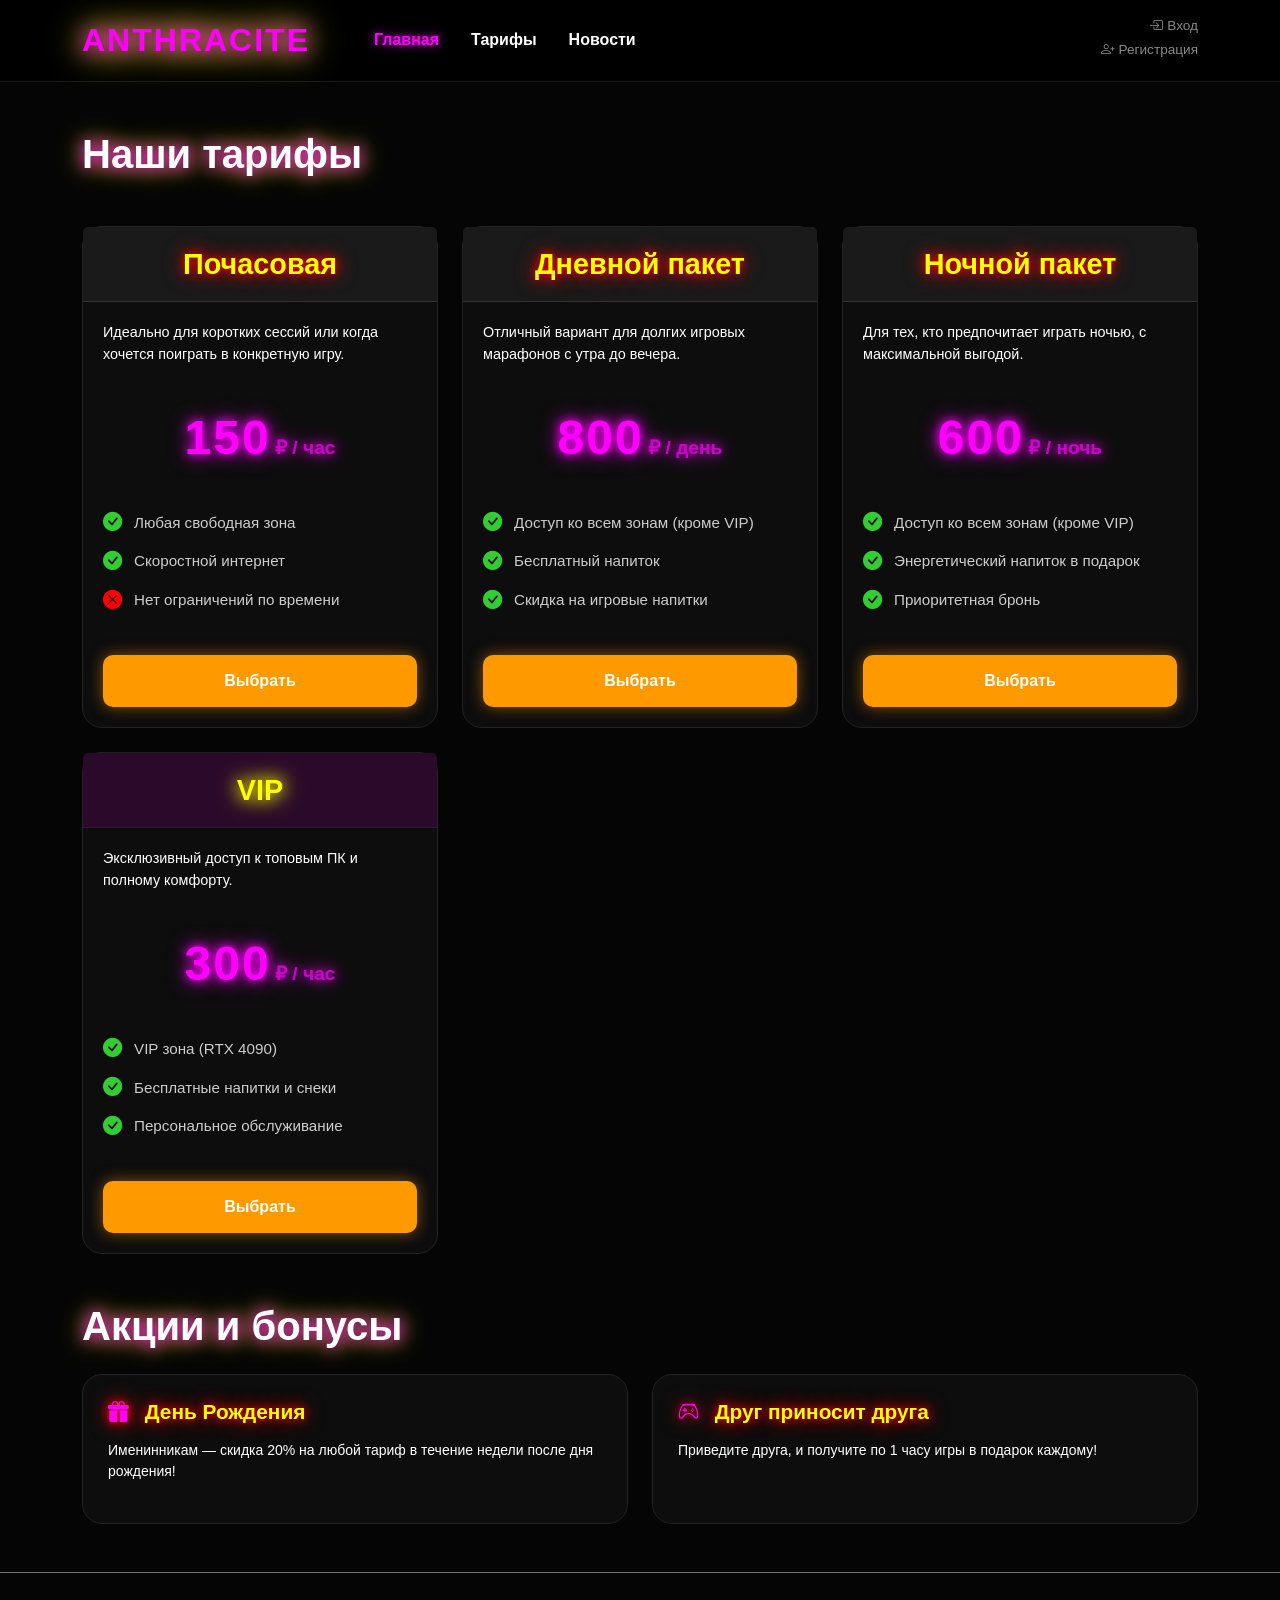
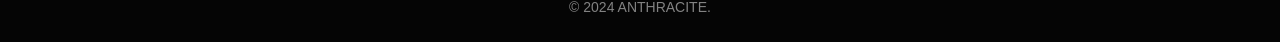
<file: prices.html>
<!DOCTYPE html>
<html lang="ru">
<head>
    <meta charset="UTF-8">
    <meta name="viewport" content="width=device-width, initial-scale=1.0">
    <title>ANTHRACITE — Cyber Arena</title>
    <link href="https://cdn.jsdelivr.net/npm/bootstrap@5.3.3/dist/css/bootstrap.min.css" rel="stylesheet">
    <link rel="stylesheet" href="https://cdn.jsdelivr.net/npm/bootstrap-icons@1.11.3/font/bootstrap-icons.min.css">
   <link rel="stylesheet" href="style.css">
</head>
<body>

    
    <header class="header-custom py-3">
        <div class="container d-flex justify-content-between align-items-center">
            <div class="d-flex align-items-center">
                <div class="logo me-lg-5">
                    <a href="index.html" class="logo-text">ANTHRACITE</a>
                </div>
                <nav class="d-none d-lg-block">
                    <ul class="nav">
                        <li class="nav-item"><a href="index.html" class="nav-link custom-link active">Главная</a></li>
                        <li class="nav-item"><a href="prices.html" class="nav-link custom-link">Тарифы</a></li>
                        <li class="nav-item"><a href="news.html" class="nav-link custom-link">Новости</a></li>
                    </ul>
                </nav>
            </div>
            <div class="auth-column d-flex flex-column align-items-end">
                <a href="#" class="auth-link" data-bs-toggle="modal" data-bs-target="#loginModal"><i class="bi bi-box-arrow-in-right"></i> Вход</a>
                <a href="#" class="auth-link" data-bs-toggle="modal" data-bs-target="#registerModal"><i class="bi bi-person-plus"></i> Регистрация</a>
            </div>
        </div>
    </header>

<main class="container my-5">
    <h1 class="text-white mb-5 neon-title-page">Наши тарифы</h1>

    <div class="row row-cols-1 row-cols-md-2 row-cols-lg-3 g-4">

        <!-- Тариф 1: Почасовая оплата -->
        <div class="col">
            <div class="card card-tariffs neon-card">
                <div class="card-header neon-card-header">
                    <h2 class="card-title neon-title-card">Почасовая</h2>
                </div>
                <div class="card-body">
                    <p class="card-text text-muted small mb-3">Идеально для коротких сессий или когда хочется поиграть в конкретную игру.</p>
                    <div class="price-display neon-price">
                        <span class="current-price">150</span>
                        <span class="price-unit">₽ / час</span>
                    </div>
                    <ul class="list-unstyled tarif-features neon-features">
                        <li><i class="bi bi-check-circle-fill"></i> Любая свободная зона</li>
                        <li><i class="bi bi-check-circle-fill"></i> Скоростной интернет</li>
                        <li><i class="bi bi-x-circle-fill"></i> Нет ограничений по времени</li>
                    </ul>
                    <a href="#booking" class="btn btn-neon-hot w-100 mt-auto">Выбрать</a>
                </div>
            </div>
        </div>

        <!-- Тариф 2: Дневной пакет -->
        <div class="col">
            <div class="card card-tariffs neon-card">
                <div class="card-header neon-card-header">
                    <h2 class="card-title neon-title-card">Дневной пакет</h2>
                </div>
                <div class="card-body">
                    <p class="card-text text-muted small mb-3">Отличный вариант для долгих игровых марафонов с утра до вечера.</p>
                    <div class="price-display neon-price">
                        <span class="current-price">800</span>
                        <span class="price-unit">₽ / день</span>
                    </div>
                    <ul class="list-unstyled tarif-features neon-features">
                        <li><i class="bi bi-check-circle-fill"></i> Доступ ко всем зонам (кроме VIP)</li>
                        <li><i class="bi bi-check-circle-fill"></i> Бесплатный напиток</li>
                        <li><i class="bi bi-check-circle-fill"></i> Скидка на игровые напитки</li>
                    </ul>
                                        <a href="#booking" class="btn btn-neon-hot w-100 mt-auto">Выбрать</a>
                </div>
            </div>
        </div>

        <!-- Тариф 3: Ночной пакет -->
        <div class="col">
            <div class="card card-tariffs neon-card">
                <div class="card-header neon-card-header">
                    <h2 class="card-title neon-title-card">Ночной пакет</h2>
                </div>
                <div class="card-body">
                    <p class="card-text text-muted small mb-3">Для тех, кто предпочитает играть ночью, с максимальной выгодой.</p>
                    <div class="price-display neon-price">
                        <span class="current-price">600</span>
                        <span class="price-unit">₽ / ночь</span>
                    </div>
                    <ul class="list-unstyled tarif-features neon-features">
                        <li><i class="bi bi-check-circle-fill"></i> Доступ ко всем зонам (кроме VIP)</li>
                        <li><i class="bi bi-check-circle-fill"></i> Энергетический напиток в подарок</li>
                        <li><i class="bi bi-check-circle-fill"></i> Приоритетная бронь</li>
                    </ul>
                    <a href="#booking" class="btn btn-neon-hot w-100 mt-auto">Выбрать</a>
                </div>
            </div>
        </div>

        <!-- Тариф 4: VIP -->
        <div class="col">
            <div class="card card-tariffs neon-card neon-card-vip">
                <div class="card-header neon-card-header neon-card-header-vip">
                    <h2 class="card-title neon-title-card neon-title-card-vip">VIP</h2>
                </div>
                <div class="card-body">
                    <p class="card-text text-muted small mb-3">Эксклюзивный доступ к топовым ПК и полному комфорту.</p>
                    <div class="price-display neon-price">
                        <span class="current-price">300</span>
                        <span class="price-unit">₽ / час</span>
                    </div>
                    <ul class="list-unstyled tarif-features neon-features">
                        <li><i class="bi bi-check-circle-fill"></i> VIP зона (RTX 4090)</li>
                        <li><i class="bi bi-check-circle-fill"></i> Бесплатные напитки и снеки</li>
                        <li><i class="bi bi-check-circle-fill"></i> Персональное обслуживание</li>
                    </ul>
                    <a href="#booking" class="btn btn-neon-hot w-100 mt-auto">Выбрать</a>
                </div>
            </div>
        </div>

    </div>

    <h2 class="text-white mt-5 mb-4 neon-title-page">Акции и бонусы</h2>
    <div class="row g-4 mb-5">
        <div class="col-md-6">
            <div class="card-promo neon-card">
                <div class="card-body">
                    <h4 class="neon-title-card"><i class="bi bi-gift-fill"></i> День Рождения</h4>
                    <p class="text-muted small">Именинникам — скидка 20% на любой тариф в течение недели после дня рождения!</p>
                </div>
            </div>
        </div>
        <div class="col-md-6">
            <div class="card-promo neon-card">
                <div class="card-body">
                    <h4 class="neon-title-card"><i class="bi bi-controller"></i> Друг приносит друга</h4>
                    <p class="text-muted small">Приведите друга, и получите по 1 часу игры в подарок каждому!</p>
                </div>
            </div>
        </div>
    </div>

    </main>

    <footer class="py-4 mt-5 border-top border-secondary">
        <div class="container text-center text-white-50 small">&copy; 2024 ANTHRACITE.</div>
    </footer>

    <script src="https://cdn.jsdelivr.net/npm/bootstrap@5.3.3/dist/js/bootstrap.bundle.min.js"></script>

    <!-- окно регистрации -->
    <div class="modal fade" id="registerModal" tabindex="-1" aria-labelledby="registerModalLabel" aria-hidden="true">
      <div class="modal-dialog modal-dialog-centered modal-dialog-scrollable">
        <div class="modal-content content-modal-neon">
          <div class="modal-header border-bottom border-secondary">
            <h5 class="modal-title neon-title" id="registerModalLabel">Регистрация</h5>
            <button type="button" class="btn-close btn-close-white" data-bs-dismiss="modal" aria-label="Close"></button>
          </div>
          <div class="modal-body">
            <form id="registrationForm">
              <div class="mb-3">
                <label for="username" class="form-label neon-label">Имя пользователя <span class="text-danger">*</span></label>
                <input type="text" class="form-control neon-input" id="username" required>
              </div>
              <div class="mb-3">
                <label for="email" class="form-label neon-label">Email <span class="text-danger">*</span></label>
                <input type="email" class="form-control neon-input" id="email" required>
              </div>
              <div class="mb-3">
                <label for="password" class="form-label neon-label">Пароль <span class="text-danger">*</span></label>
                <input type="password" class="form-control neon-input" id="password" required>
              </div>
              <div class="mb-3">
                <label for="confirmPassword" class="form-label neon-label">Подтвердите пароль <span class="text-danger">*</span></label>
                <input type="password" class="form-control neon-input" id="confirmPassword" required>
              </div>
              <div class="form-check mb-3">
                <input class="form-check-input neon-checkbox" type="checkbox" id="terms" required>
                <label class="form-check-label neon-label" for="terms">
                  Согласен с <a href="#" class="text-neon-link">правилами</a> клуба
                </label>
              </div>
            </form>
          </div>
          <div class="modal-footer border-top border-secondary">
            <button type="button" class="btn btn-outline-neon-hot" data-bs-dismiss="modal">Отмена</button>
            <button type="submit" class="btn btn-neon-hot" form="registrationForm">Зарегистрироваться</button>
          </div>
        </div>
      </div>
    </div>
 
    <!-- окно входа -->
    <div class="modal fade" id="loginModal" tabindex="-1" aria-labelledby="loginModalLabel" aria-hidden="true">
      <div class="modal-dialog modal-dialog-centered modal-dialog-scrollable">
        <div class="modal-content content-modal-neon">
          <div class="modal-header border-bottom border-secondary">
            <h5 class="modal-title neon-title" id="loginModalLabel">Вход</h5>
            <button type="button" class="btn-close btn-close-white" data-bs-dismiss="modal" aria-label="Close"></button>
          </div>
          <div class="modal-body">
            <form id="loginForm">
              <div class="mb-3">
                <label for="loginEmail" class="form-label neon-label">Email <span class="text-danger">*</span></label>
                <input type="email" class="form-control neon-input" id="loginEmail" required>
              </div>
              <div class="mb-3">
                <label for="loginPassword" class="form-label neon-label">Пароль <span class="text-danger">*</span></label>
                <input type="password" class="form-control neon-input" id="loginPassword" required>
              </div>
              <div class="mb-3 form-check">
                <input class="form-check-input neon-checkbox" type="checkbox" id="rememberMe">
                <label class="form-check-label neon-label" for="rememberMe">
                  Запомнить меня
                </label>
              </div>
              <a href="#" class="text-neon-link float-end mb-3">Забыли пароль?</a>
            </form>
          </div>
          <div class="modal-footer border-top border-secondary">
            <button type="button" class="btn btn-outline-neon-hot" data-bs-dismiss="modal">Отмена</button>
            <button type="submit" class="btn btn-neon-hot" form="loginForm">Войти</button>
          </div>
        </div>
      </div>
    </div>


</body>
</html>
</file>
<file: style.css>
/* ОБЩИЕ СТИЛИ */
body {
    background-color: #050505;
    color: #e0e0e0;
    font-family: 'Inter', sans-serif;
    overflow-x: hidden;
}

a { text-decoration: none !important; }

/* HEADER */
.header-custom {
    background-color: #000;
    border-bottom: 1px solid #1a1a1a;
}

.logo-text {
    font-size: 2rem;
    font-weight: 900;
    color: Fuchsia !important;
    filter: drop-shadow(0 0 10px Fuchsia) drop-shadow(0 0 15px Yellow); /* Вот эта строка! */
    letter-spacing: 2px;
}


.custom-link {
    color: #fff !important;
    font-weight: 700;
    transition: 0.3s;
}

.custom-link:hover, .custom-link.active {
    color: Fuchsia !important;
    text-shadow: 0 0 10px Fuchsia;
}

.auth-link { color: #888 !important; font-size: 0.85rem; margin-bottom: 4px; }
.auth-link:hover { color: Fuchsia !important; }

/* КАРТОЧКИ: КВАДРАТНЫЕ */
.game-card-square {
    background: #0d0d0d;
    border: 1px solid #222;
    border-radius: 20px;
    height: 100%;
    aspect-ratio: 1 / 1; /* КВАДРАТ */
    display: flex;
    flex-direction: column;
    overflow: hidden;
    transition: 0.4s ease;
}

.game-card-square:hover {
    border-color: Fuchsia;
    transform: translateY(-10px);
    box-shadow: 0 15px 30px rgba(255, 0, 255, 0.2);
}

.card-img-wrapper {
    height: 55%;
    width: 100%;
    overflow: hidden;
}

.card-img-wrapper img {
    width: 100%;
    height: 100%;
    object-fit: cover;
}

.card-body-custom {
    padding: 15px;
    display: flex;
    flex-direction: column;
    flex-grow: 1;
}

/* ЗАГОЛОВОК: Желтый + Красный неон */
.zone-title-neon {
    color: Yellow !important;
    text-shadow: 0 0 8px Red, 0 0 15px Red;
    font-weight: 800;
    font-size: 1.25rem;
    margin-bottom: 5px;
}

/* КНОПКА */
.btn-neon-outline {
    border: 2px solid Fuchsia;
    color: Fuchsia;
    border-radius: 10px;
    font-weight: 800;
    padding: 10px;
    text-align: center;
    width: 100%;
    max-width: 180px;
    transition: 0.3s;
}

.btn-neon-outline:hover {
    background: Fuchsia;
    color: #fff;
    box-shadow: 0 0 20px Fuchsia;
}

/* SIDEBAR & FAQ */
.sidebar-block {
    background: #0d0d0d;
    border-radius: 15px;
    border-top: 3px solid Fuchsia;
}

.text-neon { color: Fuchsia; }

.accordion-item { background: #111 !important; border: 1px solid #222 !important; color: #fff !important; }
.accordion-button { background: #111 !important; color: #fff !important; box-shadow: none !important; }
.accordion-button:not(.collapsed) { color: Fuchsia !important; }

/* АДАПТИВНОСТЬ */
@media (max-width: 991px) {
    .logo-text { font-size: 1.5rem; }
    .game-card-square { aspect-ratio: auto; min-height: 400px; } /* На мобилках лучше убрать жесткий квадрат */
}

/* ... (остальной код CSS) */

.card-body-custom {
    padding: 15px;
    display: flex;
    flex-direction: column;
    flex-grow: 1;
}

/* ЗАГОЛОВОК: Желтый + Красный неон */
.zone-title-neon {
    color: Yellow !important;
    text-shadow: 0 0 8px Red, 0 0 15px Red;
    font-weight: 800;
    font-size: 1.25rem;
    margin-bottom: 5px;
}

/* ИСПРАВЛЕНО: Текст стал белым, а не тускло-серым */
.card-body-custom p {
    color: #ffffff !important; /* БЕЛЫЙ ТЕКСТ */
    font-size: 0.9rem; /* Чуть уменьшил размер, чтобы лучше читалось */
    flex-grow: 1;
}

/* КНОПКА */
.btn-neon-outline {
    border: 2px solid Fuchsia;
    color: Fuchsia;
    border-radius: 10px;
    font-weight: 800;
    padding: 10px;
    text-align: center;
    width: 100%;
    max-width: 180px;
    transition: 0.3s;
}

/* ... (остальной код CSS) */
/* ... (остальной код CSS до этого места) */

/* SIDEBAR & FAQ */
.sidebar-block {
    background: #0d0d0d;
    border-radius: 15px;
    border-top: 3px solid Fuchsia;
}

.sidebar-block h5 { /* Добавил стиль для заголовков в сайдбаре, чтобы они тоже были ярче */
    color: #fff;
    font-weight: 700;
    margin-bottom: 10px;
}

/* ИСПРАВЛЕНО: Текст в сайдбаре стал белым */
.sidebar-block p {
    color: #00ff04 !important; /* БЕЛЫЙ ТЕКСТ */
    opacity: 1 !important;
    font-size: 0.9rem; /* Размер текста */
    margin-bottom: 0; /* Убрал лишний нижний отступ */
}

/* Добавляем этот стиль, если ты используешь .text-muted внутри .sidebar-block */
.sidebar-block .text-muted {
    color: #fffb00 !important;
    opacity: 0.85; /* Чуть менее яркий, чем заголовки, но всё равно белый */
}

.text-neon { color: Fuchsia; }

/* ... (остальной код CSS после этого места) */
/* === НОВЫЕ СТИЛИ ДЛЯ МОДАЛЬНОГО ОКНА === */

/* Стиль самого модального окна */
.content-modal-neon {
    background-color: #0a0a0a;
    border: 1px solid #333;
    border-radius: 20px;
    box-shadow: 0 0 25px rgba(255, 0, 255, 0.3); /* Фиолетовое свечение */
}

/* Заголовок модального окна */
.neon-title {
    color: Fuchsia !important;
    text-shadow: 0 0 10px Fuchsia;
    font-weight: 800;
}

/* Стиль плейсхолдеров и меток */
.neon-label {
    color: #ccc; /* Светло-серый для меток */
    font-weight: 600;
}

/* Стиль инпутов */
.neon-input {
    background-color: #1a1a1a;
    border: 1px solid #444;
    color: #eee; /* Цвет текста в инпуте */
    border-radius: 10px;
    padding: 12px 15px;
}

.neon-input:focus {
    border-color: Fuchsia;
    box-shadow: 0 0 15px rgba(255, 0, 255, 0.3);
}

/* Стиль чекбокса */
.neon-checkbox {
    accent-color: Fuchsia; /* Цвет самого чекбокса */
    border-color: #555;
}

/* Кнопка "Отмена" внутри модалки */
.btn-outline-neon-hot {
    border-color: Fuchsia;
    color: Fuchsia;
    border-radius: 10px;
    font-weight: 800;
    padding: 10px 20px;
    transition: all 0.3s;
}

.btn-outline-neon-hot:hover {
    background: Fuchsia;
    color: #fff;
    box-shadow: 0 0 20px Fuchsia;
}

/* Кнопка "Зарегистрироваться" внутри модалки (огненное свечение) */
.btn-neon-hot {
    background: #ff9900; /* Огненный цвет */
    border: 2px solid #ff9900;
    color: #fff;
    border-radius: 10px;
    font-weight: 800;
    padding: 10px 20px;
    transition: all 0.3s;
    box-shadow: 0 0 15px rgba(255, 153, 0, 0.5); /* Огненное свечение */
}

.btn-neon-hot:hover {
    background: #ff6600; /* Темнее при наведении */
    border-color: #ff6600;
    box-shadow: 0 0 25px rgba(255, 102, 0, 0.7); /* Ярче свечение при наведении */
}

/* Ссылка в чекбоксе */
.neon-label a {
    color: Fuchsia !important;
    font-weight: 700;
    text-decoration: underline;
}

.neon-label a:hover {
    color: Yellow !important;
    text-decoration: none;
}

/* === КОНЕЦ СТИЛЕЙ ДЛЯ МОДАЛЬНОГО ОКНА === */

/* === НОВЫЕ СТИЛИ ДЛЯ МОДАЛЬНОГО ОКНА ВХОДА === */
/* Используются те же стили, что и для регистрации, для единообразия */

/* Стиль самого модального окна (такой же, как для регистрации) */
.content-modal-neon {
    background-color: #0a0a0a;
    border: 1px solid #333;
    border-radius: 20px;
    box-shadow: 0 0 25px rgba(255, 0, 255, 0.3); /* Фиолетовое свечение */
}

/* Заголовок модального окна (такой же) */
.neon-title {
    color: Fuchsia !important;
    text-shadow: 0 0 10px Fuchsia;
    font-weight: 800;
}

/* Стиль плейсхолдеров и меток (такой же) */
.neon-label {
    color: #ccc; /* Светло-серый для меток */
    font-weight: 600;
}

/* Стиль инпутов (такой же) */
.neon-input {
    background-color: #1a1a1a;
    border: 1px solid #444;
    color: #eee; /* Цвет текста в инпуте */
    border-radius: 10px;
    padding: 12px 15px;
}

.neon-input:focus {
    border-color: Fuchsia;
    box-shadow: 0 0 15px rgba(255, 0, 255, 0.3);
}

/* Стиль чекбокса (такой же) */
.neon-checkbox {
    accent-color: Fuchsia; /* Цвет самого чекбокса */
    border-color: #555;
}

/* Кнопка "Отмена" внутри модалки (такая же) */
.btn-outline-neon-hot {
    border-color: Fuchsia;
    color: Fuchsia;
    border-radius: 10px;
    font-weight: 800;
    padding: 10px 20px;
    transition: all 0.3s;
}

.btn-outline-neon-hot:hover {
    background: Fuchsia;
    color: #fff;
    box-shadow: 0 0 20px Fuchsia;
}

/* Кнопка "Войти" внутри модалки (такая же, как "Зарегистрироваться") */
.btn-neon-hot {
    background: #ff9900; /* Огненный цвет */
    border: 2px solid #ff9900;
    color: #fff;
    border-radius: 10px;
    font-weight: 800;
    padding: 10px 20px;
    transition: all 0.3s;
    box-shadow: 0 0 15px rgba(255, 153, 0, 0.5); /* Огненное свечение */
}

.btn-neon-hot:hover {
    background: #ff6600; /* Темнее при наведении */
    border-color: #ff6600;
    box-shadow: 0 0 25px rgba(255, 102, 0, 0.7); /* Ярче свечение при наведении */
}

/* Ссылка "Забыли пароль?" */
.text-neon-link.float-end { /* Добавил float-end, чтобы ссылка была справа */
    color: Fuchsia !important;
    font-weight: 700;
    text-decoration: underline;
}

.text-neon-link.float-end:hover {
    color: Yellow !important;
    text-decoration: none;
}

/* === КОНЕЦ СТИЛЕЙ ДЛЯ МОДАЛЬНОГО ОКНА ВХОДА === */


.neon-title-page {
    font-size: 2.5rem;
    font-weight: 900;
    text-shadow: 0 0 15px Fuchsia, 0 0 25px Yellow;
    margin-bottom: 30px;
}

.card-tariffs {
    background-color: #0d0d0d;
    border: 1px solid #222;
    border-radius: 20px;
    height: 100%; /* Чтобы карты занимали всю высоту колонки */
    display: flex;
    flex-direction: column;
    transition: 0.4s ease;
}

.card-tariffs:hover {
    border-color: Fuchsia;
    transform: translateY(-10px);
    box-shadow: 0 15px 30px rgba(255, 0, 255, 0.2);
}

.neon-card-header {
    background-color: #1a1a1a;
    border-bottom: 1px solid #333;
    border-radius: 18px 18px 0 0; /* Скругляем верхние углы */
    padding: 20px 15px;
    text-align: center;
}

.neon-card-header-vip { /* Для VIP карточки */
    background-color: #2a0a2a; /* Более темный фиолетовый */
    border-bottom: 1px solid #550055;
}

.neon-title-card {
    color: Yellow !important;
    text-shadow: 0 0 10px Red, 0 0 20px Red;
    font-weight: 900;
    font-size: 1.8rem;
    margin: 0;
}

.neon-title-card-vip { /* Для VIP карточки */
    color: Yellow !important;
    text-shadow: 0 0 15px Yellow, 0 0 25px Yellow; /* Золотое свечение */
}

.card-tariffs .card-body {
    display: flex;
    flex-direction: column;
    padding: 20px;
    flex-grow: 1;
}

.card-tariffs p {
    color: #bbb !important; /* Светло-серый для описания */
    font-size: 0.9rem;
}

.price-display {
    text-align: center;
    margin: 20px 0;
}

.neon-price {
    color: Fuchsia;
    text-shadow: 0 0 10px Fuchsia, 0 0 20px Fuchsia;
    font-weight: 900;
}

.neon-price .current-price {
    font-size: 3rem;
    letter-spacing: 2px;
}

.neon-price .price-unit {
    font-size: 1.2rem;
    opacity: 0.8;
}

.tarif-features {
    margin-top: 15px;
    margin-bottom: 30px;
}

.neon-features li {
    margin-bottom: 10px;
    color: #ccc;
    display: flex;
    align-items: center;
    font-size: 0.95rem;
}

.neon-features li i {
    color: LimeGreen; /* Зеленая галочка */
    margin-right: 12px;
    font-size: 1.2rem;
}

.neon-features li .bi-x-circle-fill {
    color: Red; /* Красный крестик */
}

.btn-neon-hot { /* Используем ту же кнопку, что и для модалок */
    background: #ff9900;
    border: 2px solid #ff9900;
    color: #fff;
    border-radius: 10px;
    font-weight: 800;
    padding: 12px 20px;
    transition: all 0.3s;
    box-shadow: 0 0 15px rgba(255, 153, 0, 0.5);
}

.btn-neon-hot:hover {
    background: #ff6600;
    border-color: #ff6600;
    box-shadow: 0 0 25px rgba(255, 102, 0, 0.7);
}

/* Карточка акции */
.card-promo {
    background: #0d0d0d;
    border: 1px solid #222;
    border-radius: 20px;
    padding: 25px;
    height: 100%;
    transition: 0.4s ease;
}

.card-promo:hover {
    border-color: Fuchsia;
    transform: translateY(-10px);
    box-shadow: 0 15px 30px rgba(255, 0, 255, 0.2);
}

.card-promo h4 {
    margin-bottom: 15px;
    font-size: 1.3rem;
}

.card-promo h4 i {
    margin-right: 10px;
    color: Fuchsia;
}
/* === КОНЕЦ СТИЛЕЙ ДЛЯ СТРАНИЦЫ ТАРИФОВ === */

/* === СТИЛИ ДЛЯ СТРАНИЦЫ НОВОСТЕЙ (news.html) === */

.card-news {
    background-color: #0d0d0d;
    border: 1px solid #222;
    border-radius: 20px;
    overflow: hidden;
    transition: 0.4s ease;
    display: flex;
    flex-direction: column;
    height: 100%;
}

.card-news:hover {
    border-color: Fuchsia;
    transform: translateY(-10px);
    box-shadow: 0 15px 30px rgba(255, 0, 255, 0.2);
}

.card-news .card-img-top {
    height: 300px; /* Фиксированная высота для изображений */
    object-fit: cover;
    border-radius: 0; /* Чтобы картинка была без скругления, примыкала к верху */
}

.card-news .card-body {
    padding: 20px;
    display: flex;
    flex-direction: column;
    flex-grow: 1;
}

.card-news .neon-title-card {
    font-size: 1.7rem;
    margin-bottom: 8px;
}

.card-news .card-subtitle {
    font-size: 0.85rem;
    opacity: 0.7;
}

        .card-news .card-subtitle {
        color: Fuchsia !important; /* ИСПРАВЛЕНО: Текст даты/подзаголовка стал Fuchsia */
        font-size: 0.85rem;
        opacity: 1; /* Оставим полную непрозрачность, чтобы цвет был насыщенным */
    }
    

    
.card-news p.card-text.text-muted.small {
    font-size: 0.95rem;
    line-height: 1.5;
}

/* Боковая панель новостей */
.sidebar-news {
    background-color: #0d0d0d;
    border: 1px solid #222;
    border-radius: 20px;
    padding: 20px;
    height: 100%;
    transition: 0.4s ease;
}

.sidebar-news:hover {
    border-color: Fuchsia;
    box-shadow: 0 10px 20px rgba(255, 0, 255, 0.15);
}

.sidebar-news h4 {
    margin-bottom: 20px;
    color: Yellow !important;
    text-shadow: 0 0 10px Red;
    font-weight: 900;
    font-size: 1.5rem;
}

.sidebar-news ul {
    padding-left: 0;
    list-style: none;
}

.sidebar-news li {
    margin-bottom: 15px;
    border-bottom: 1px dashed #333;
    padding-bottom: 15px;
}

.sidebar-news li:last-child {
    border-bottom: none;
    margin-bottom: 0;
    padding-bottom: 0;
}

.sidebar-news p {
    margin-bottom: 0 !important;
    font-size: 0.9rem;
}
/* === КОНЕЦ СТИЛЕЙ ДЛЯ СТРАНИЦЫ НОВОСТЕЙ === */
/* === ФИНАЛЬНЫЕ ПРАВКИ: БЕЛЫЙ ТЕКСТ ВЕЗДЕ === */

/* Главная: текст под карточками зон */
.card-body-custom p {
    color: #ffffff !important;
    opacity: 1 !important;
}

/* Главная: текст в боковой панели (Локация, Статус) */
.sidebar-block p, .sidebar-block .text-muted {
    color: #ffffff !important;
    opacity: 1 !important;
}

/* Новости: текст в карточках новостей */
.card-news p.card-text.text-muted.small {
    color: #ffffff !important;
    opacity: 1 !important;
}

/* Новости: текст в боковой панели (сайдбар новостей) */
.sidebar-news p, .sidebar-news .text-muted {
    color: #ffffff !important;
    opacity: 1 !important;
}

/* Тарифы: текст в карточках акций (снизу) */
.card-promo p {
    color: #ffffff !important;
    opacity: 1 !important;
}

/* Тарифы: описание самих тарифов */
.card-tariffs p.card-text {
    color: #ffffff !important;
    opacity: 1 !important;
}

    /* Стиль для слова "Открыто" в сайдбаре - ярко-зеленый неон */
    .sidebar-block p.text-success {
        color: LimeGreen !important; /* Яркий зеленый цвет */
        text-shadow: 0 0 8px LimeGreen, 0 0 15px DarkGreen; /* Неоновое свечение */
        font-weight: 900 !important; /* Сделаем его очень жирным, чтобы выделялся */
    }

    /* Иконка галочки тоже пусть будет зеленой */
    .sidebar-block p.text-success i {
        color: LimeGreen !important;
        text-shadow: 0 0 5px LimeGreen;
    }
</file>
